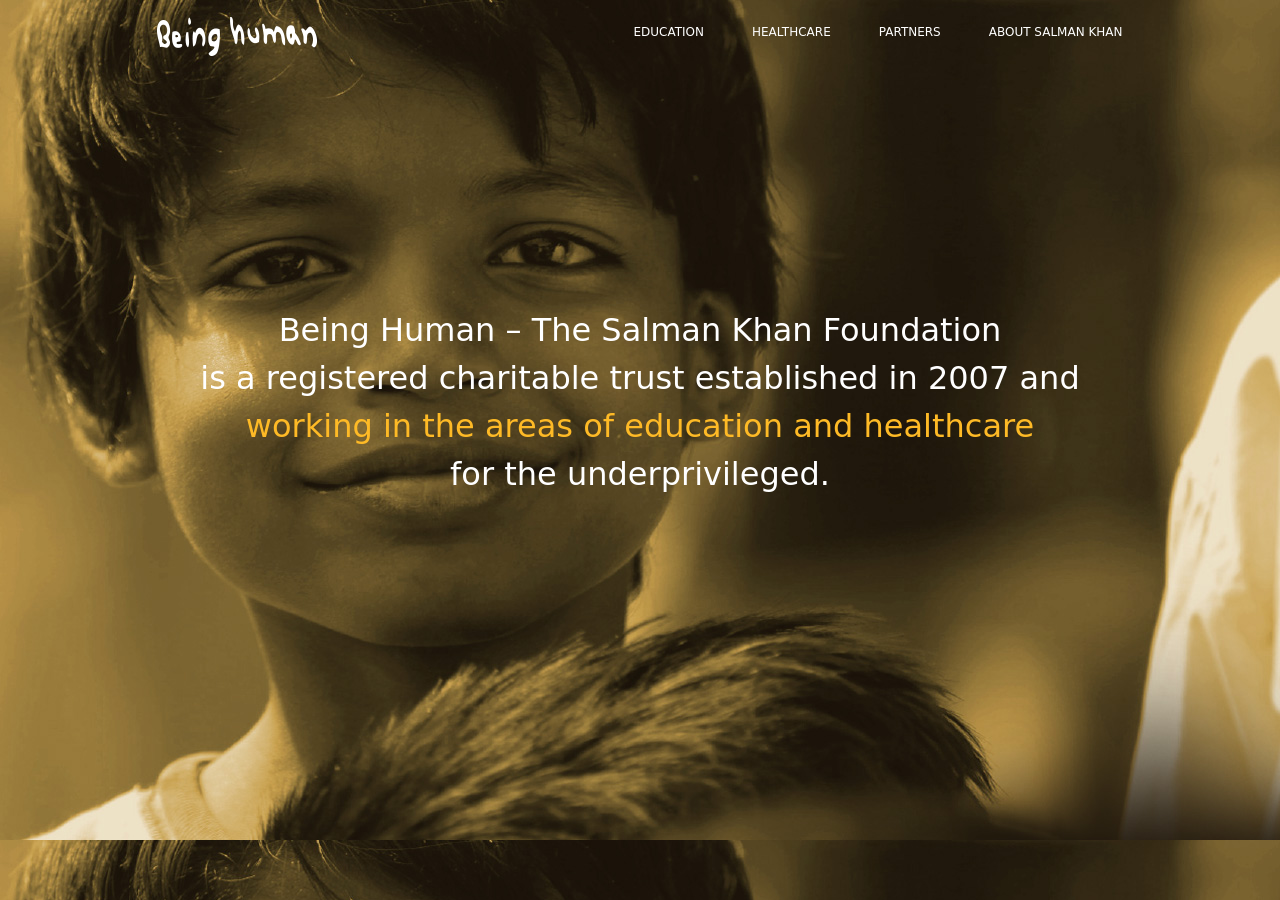
<file: beinghuman.html>
<!DOCTYPE html>
<html lang="en">

<head>
    <meta charset="UTF-8">
    <meta name="viewport" content="width=device-width, initial-scale=1.0">
    <title>BEING HUMAN FOUNDATION</title>
    <!-- bt css -->
    <link rel="stylesheet" href="https://cdn.jsdelivr.net/npm/bootstrap@5.3.7/dist/css/bootstrap.min.css" />
    <!-- bt js -->
    <link rel="stylesheet" href="https://cdn.jsdelivr.net/npm/bootstrap@5.3.7/dist/js/bootstrap.bundle.min.js" />
    <!-- bt script -->
    <script src="https://cdn.jsdelivr.net/npm/@popperjs/core@2.11.8/dist/umd/popper.min.js"
        integrity="sha384-I7E8VVD/ismYTF4hNIPjVp/Zjvgyol6VFvRkX/vR+Vc4jQkC+hVqc2pM8ODewa9r"
        crossorigin="anonymous"></script>
    <script src="https://cdn.jsdelivr.net/npm/bootstrap@5.3.7/dist/js/bootstrap.min.js"
        integrity="sha384-7qAoOXltbVP82dhxHAUje59V5r2YsVfBafyUDxEdApLPmcdhBPg1DKg1ERo0BZlK"
        crossorigin="anonymous"></script>
    <!-- css link -->
    <link rel="stylesheet" href="style.css">

</head>

<body>
    <section class="w-100">
        <div class="img-home">
            <nav class="d-flex py-3 align-items-center justify-content-around">
                <div class="nav-logo">
                    <a href="beinghuman.html"><img src="./images/nav,header/ptlogo.png" alt=""></a>
                </div>
                <div class="nav-links d-flex align-items-center justify-content-center gap-5">
                    <a href="education.html" class="text-decoration-none text-white">
                        <h4 style="font-size: 12px;" class="fw-light">EDUCATION</h4>
                    </a>
                    <a href="health.html" class="text-decoration-none text-white">
                        <h4 style="font-size: 12px;" class="fw-light">HEALTHCARE</h4>
                    </a>
                    <a href="partner.html" class="text-decoration-none text-white">
                        <h4 style="font-size: 12px;" class="fw-light">PARTNERS</h4>
                    </a>
                    <a href="salman.html" class="text-decoration-none text-white">
                        <h4 style="font-size: 12px;" class="fw-light">ABOUT SALMAN KHAN</h4>
                    </a>
                </div>
            </nav>
            <div class="center container d-flex w-100 h-75 align-items-center justify-content-center">
                <p class="fs-2 text-white text-center fw-light">
                    Being Human – The Salman Khan Foundation <br>
                    is a registered charitable trust established in 2007 and <br>
                    <span>
                     working in the areas of education and healthcare <br>
                    </span>
                    for the underprivileged.
                </p>
            </div>
</body>

</html>
</file>
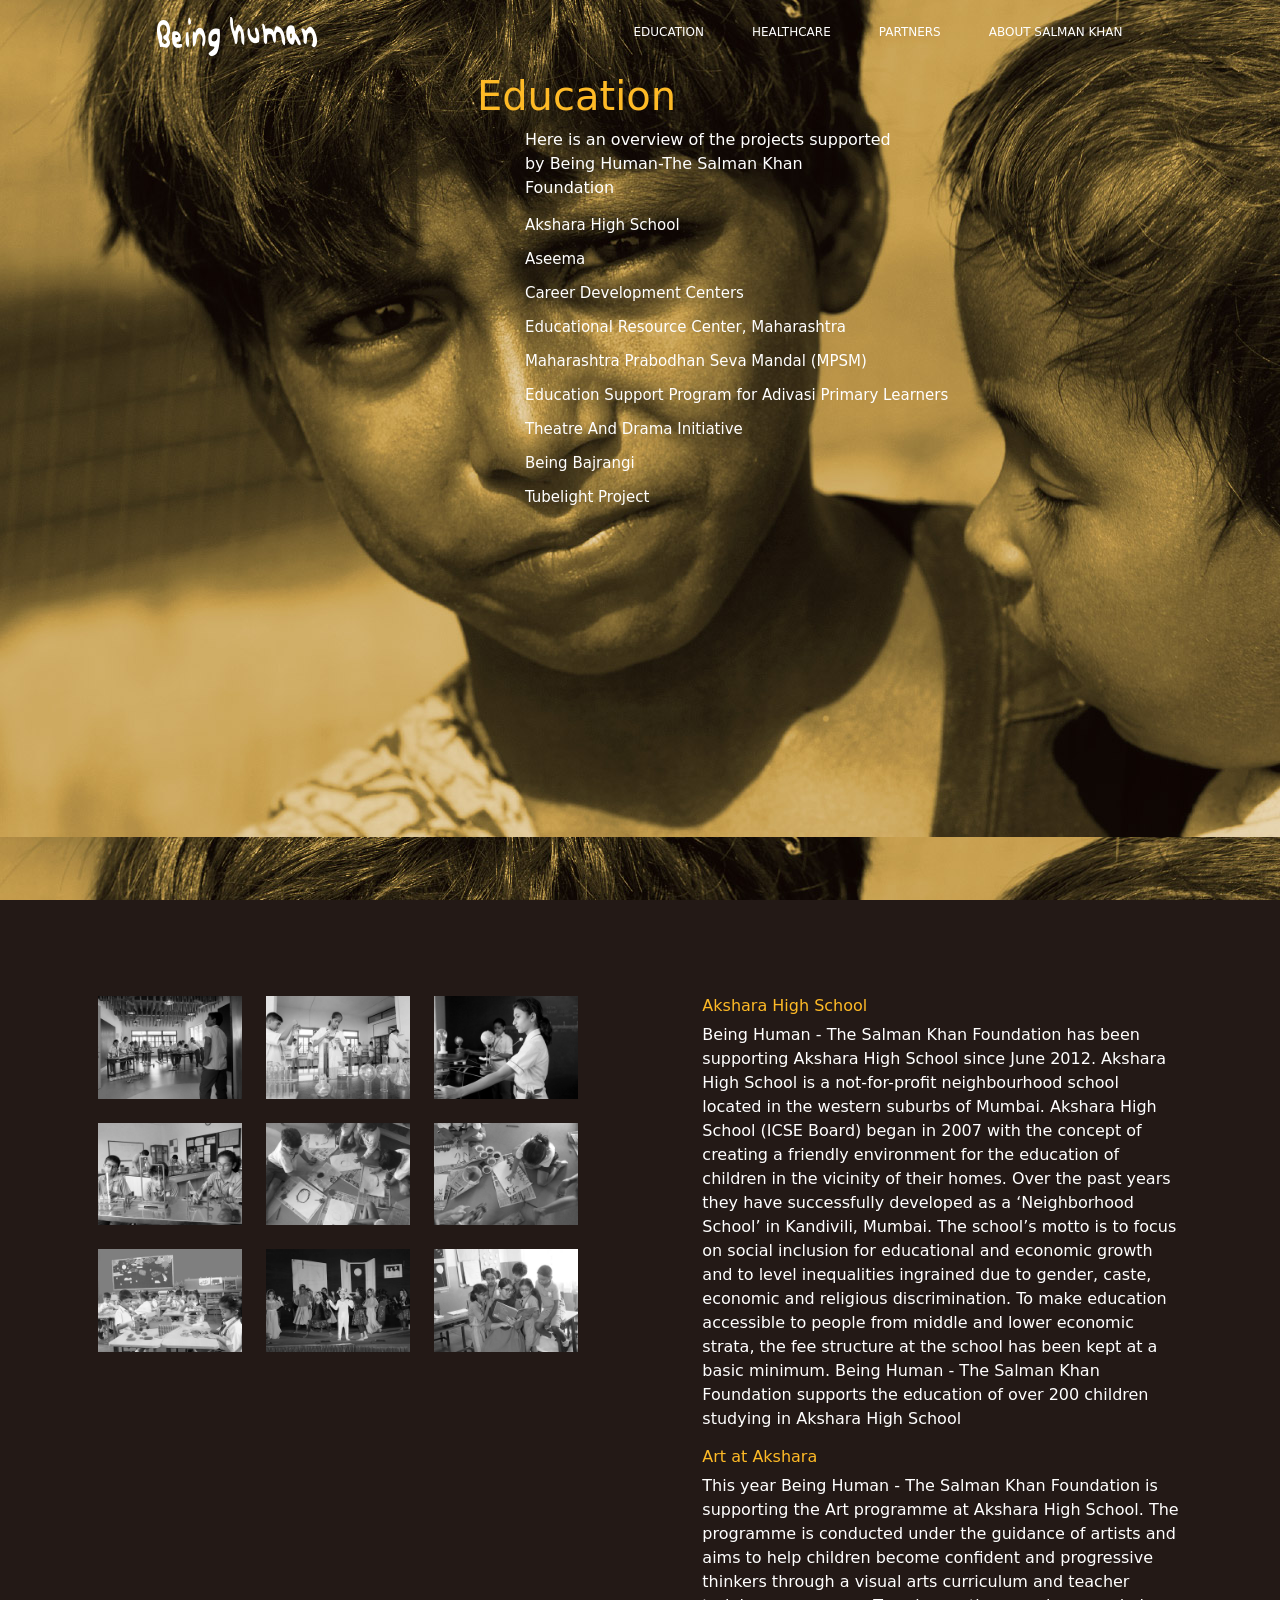
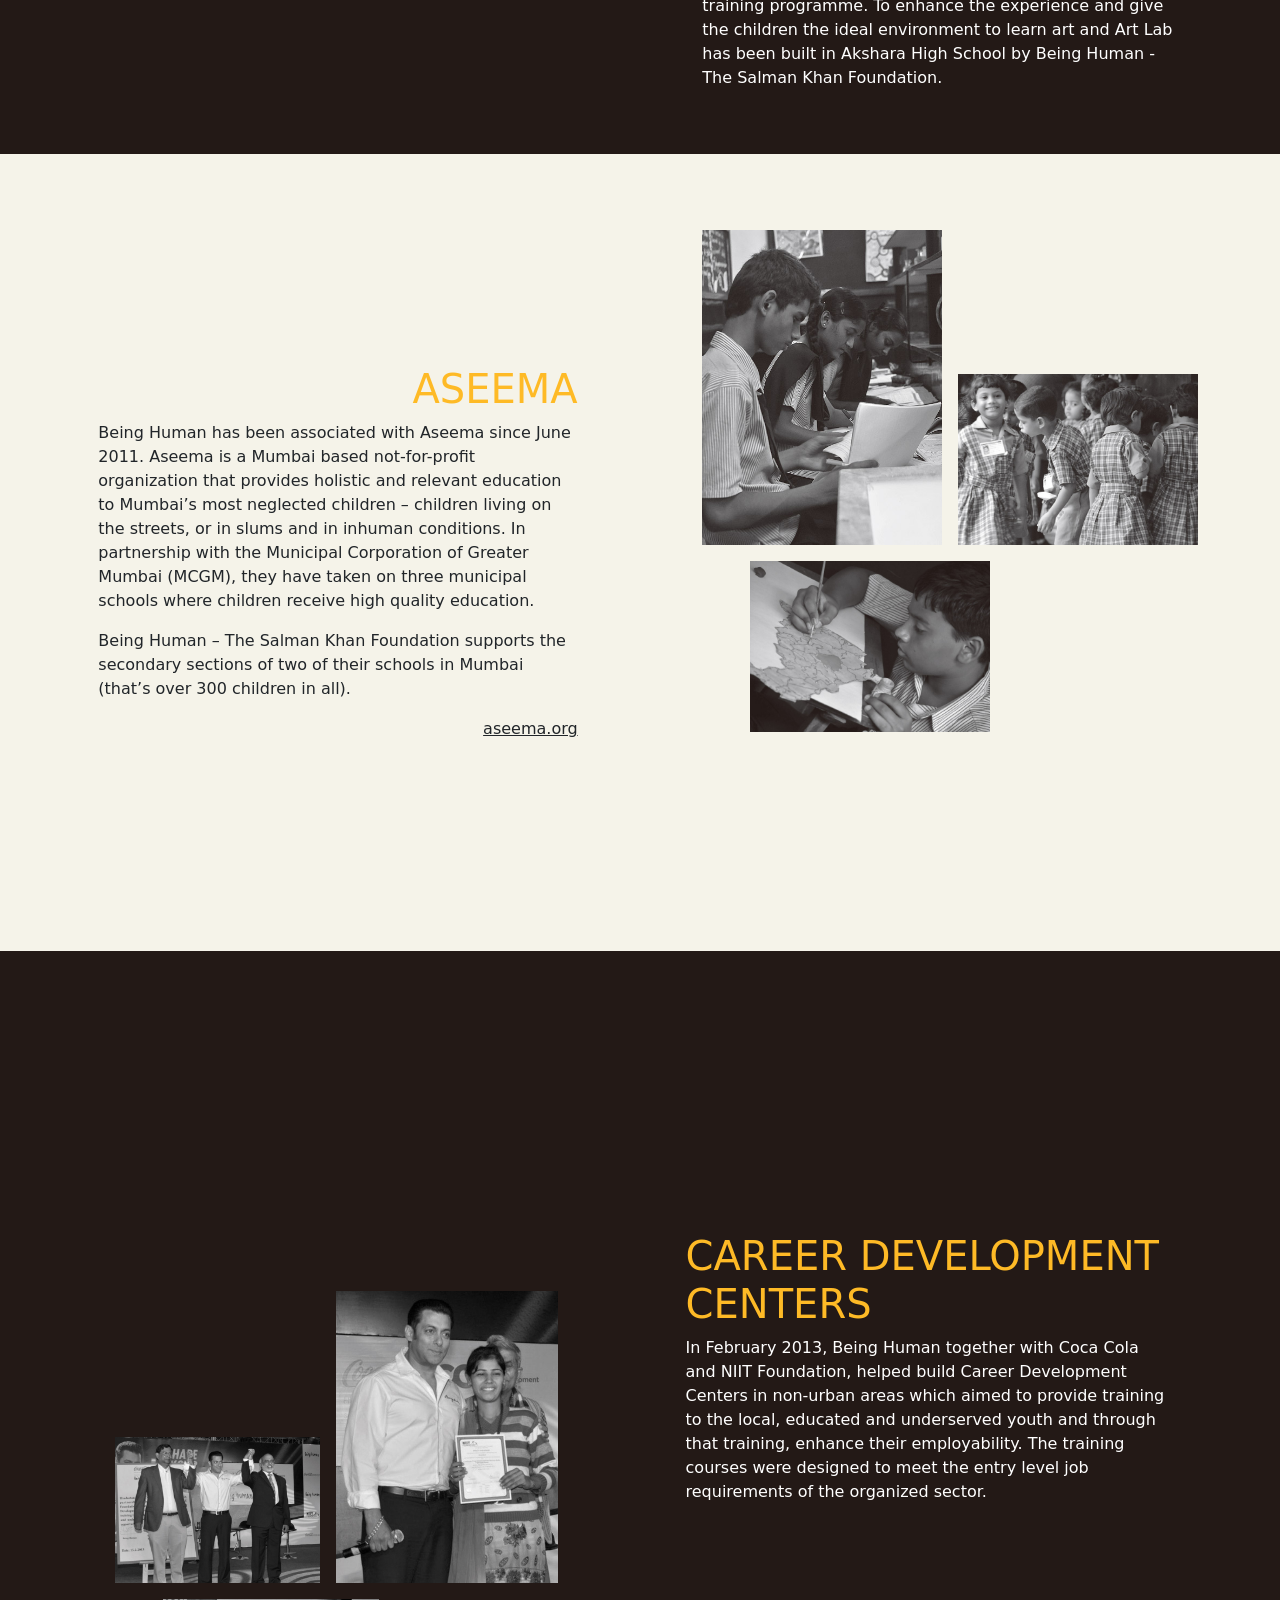
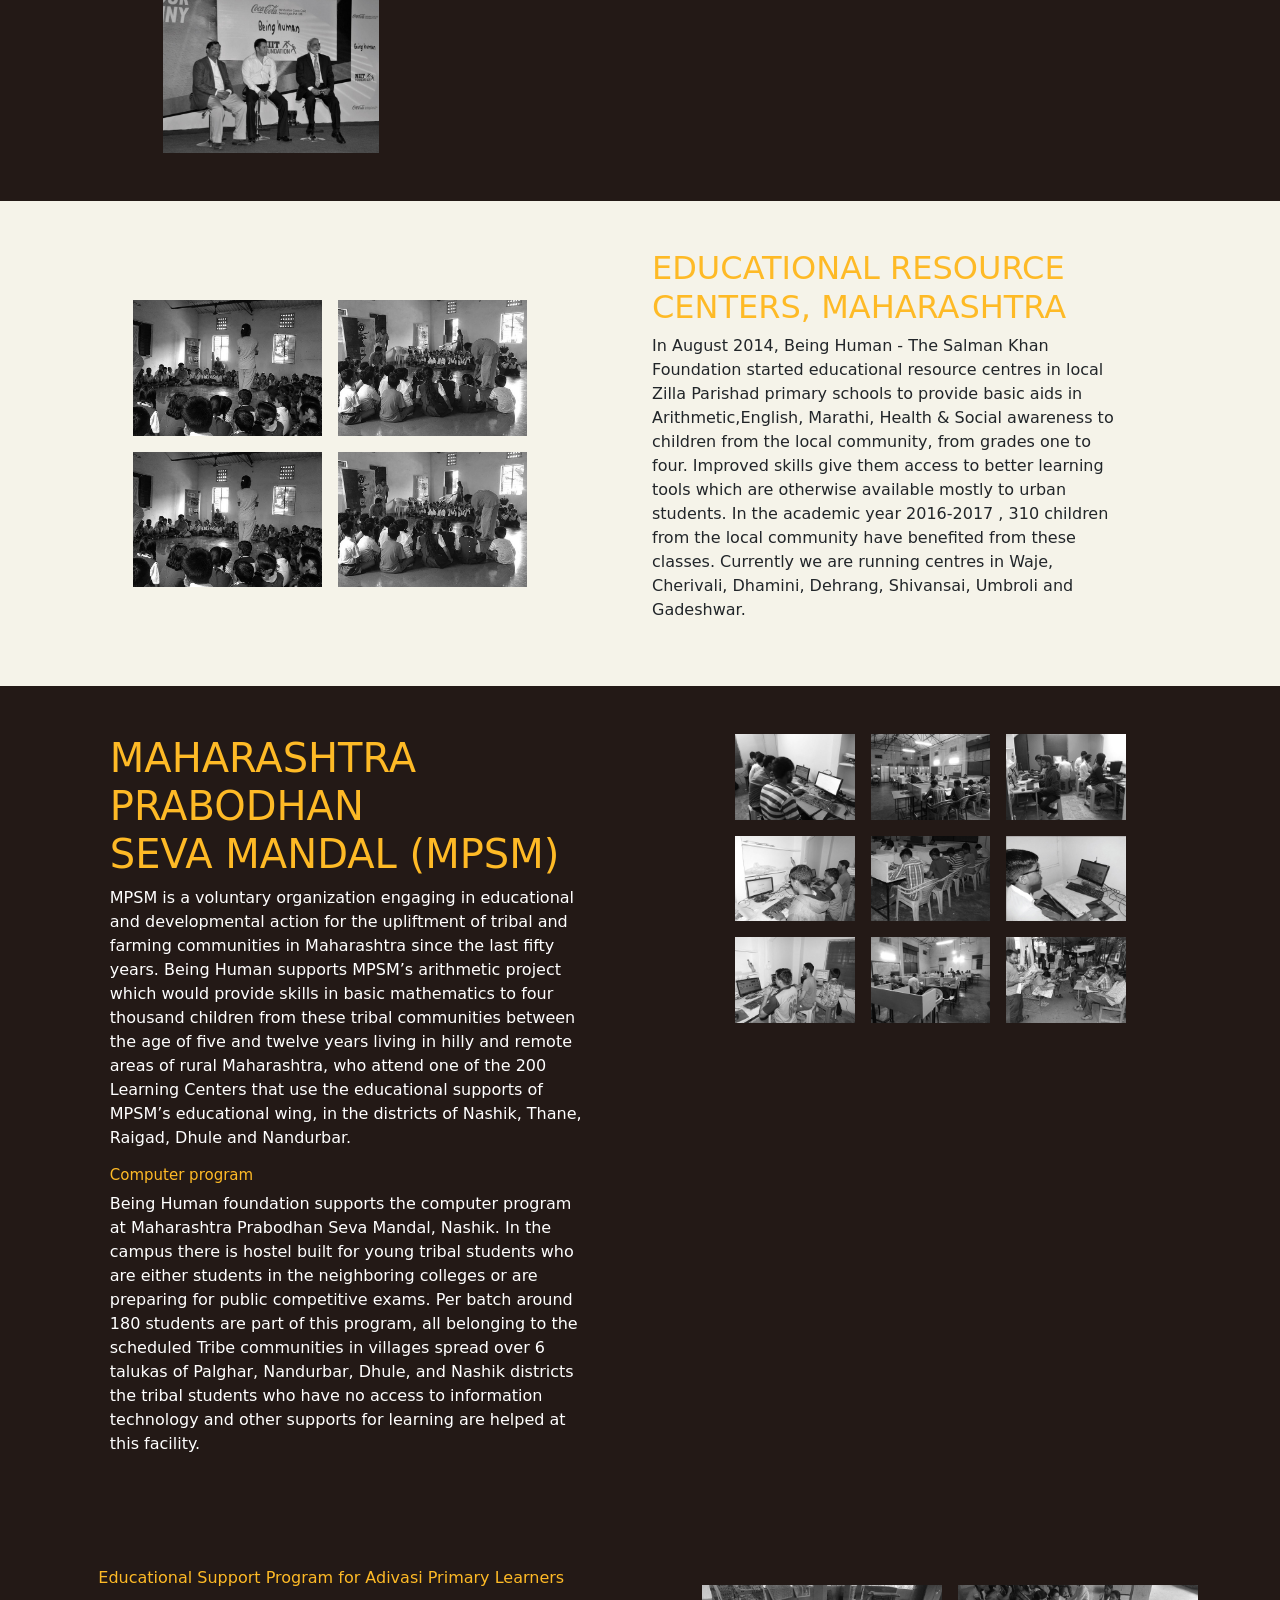
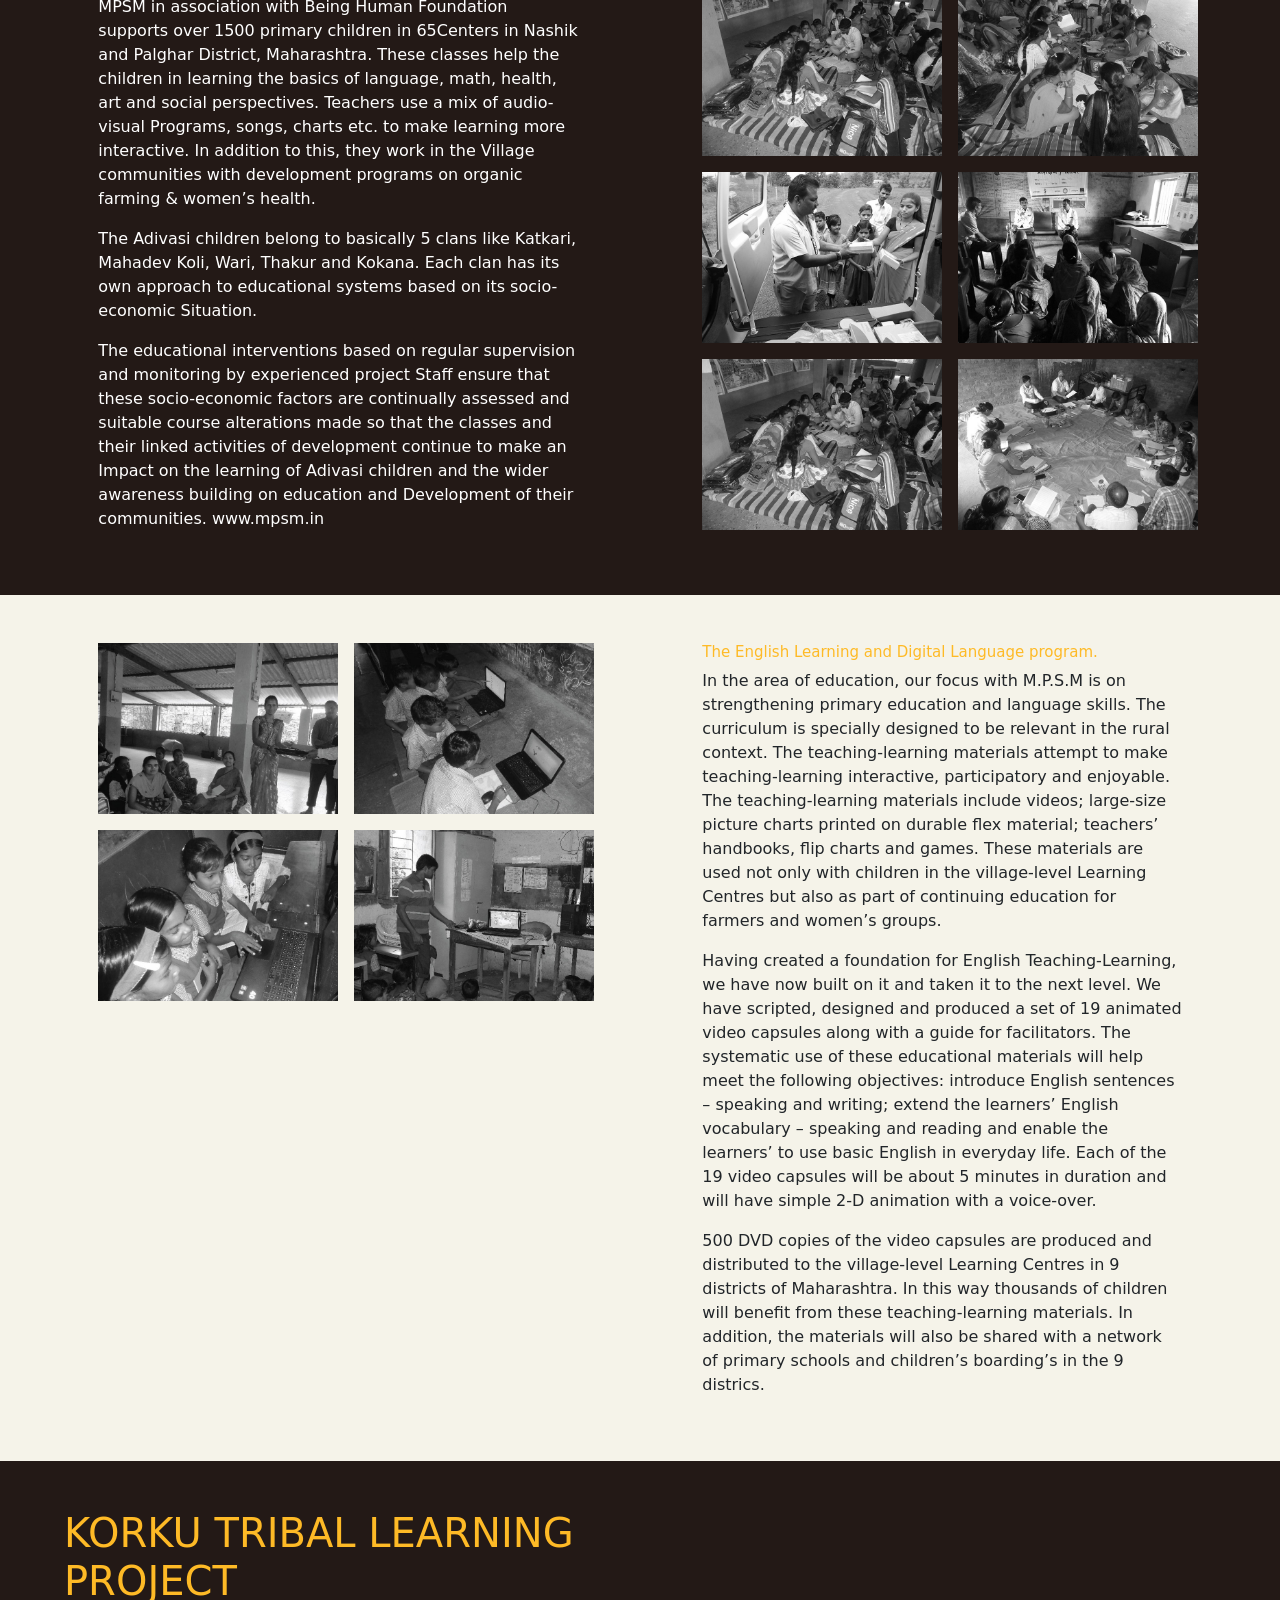
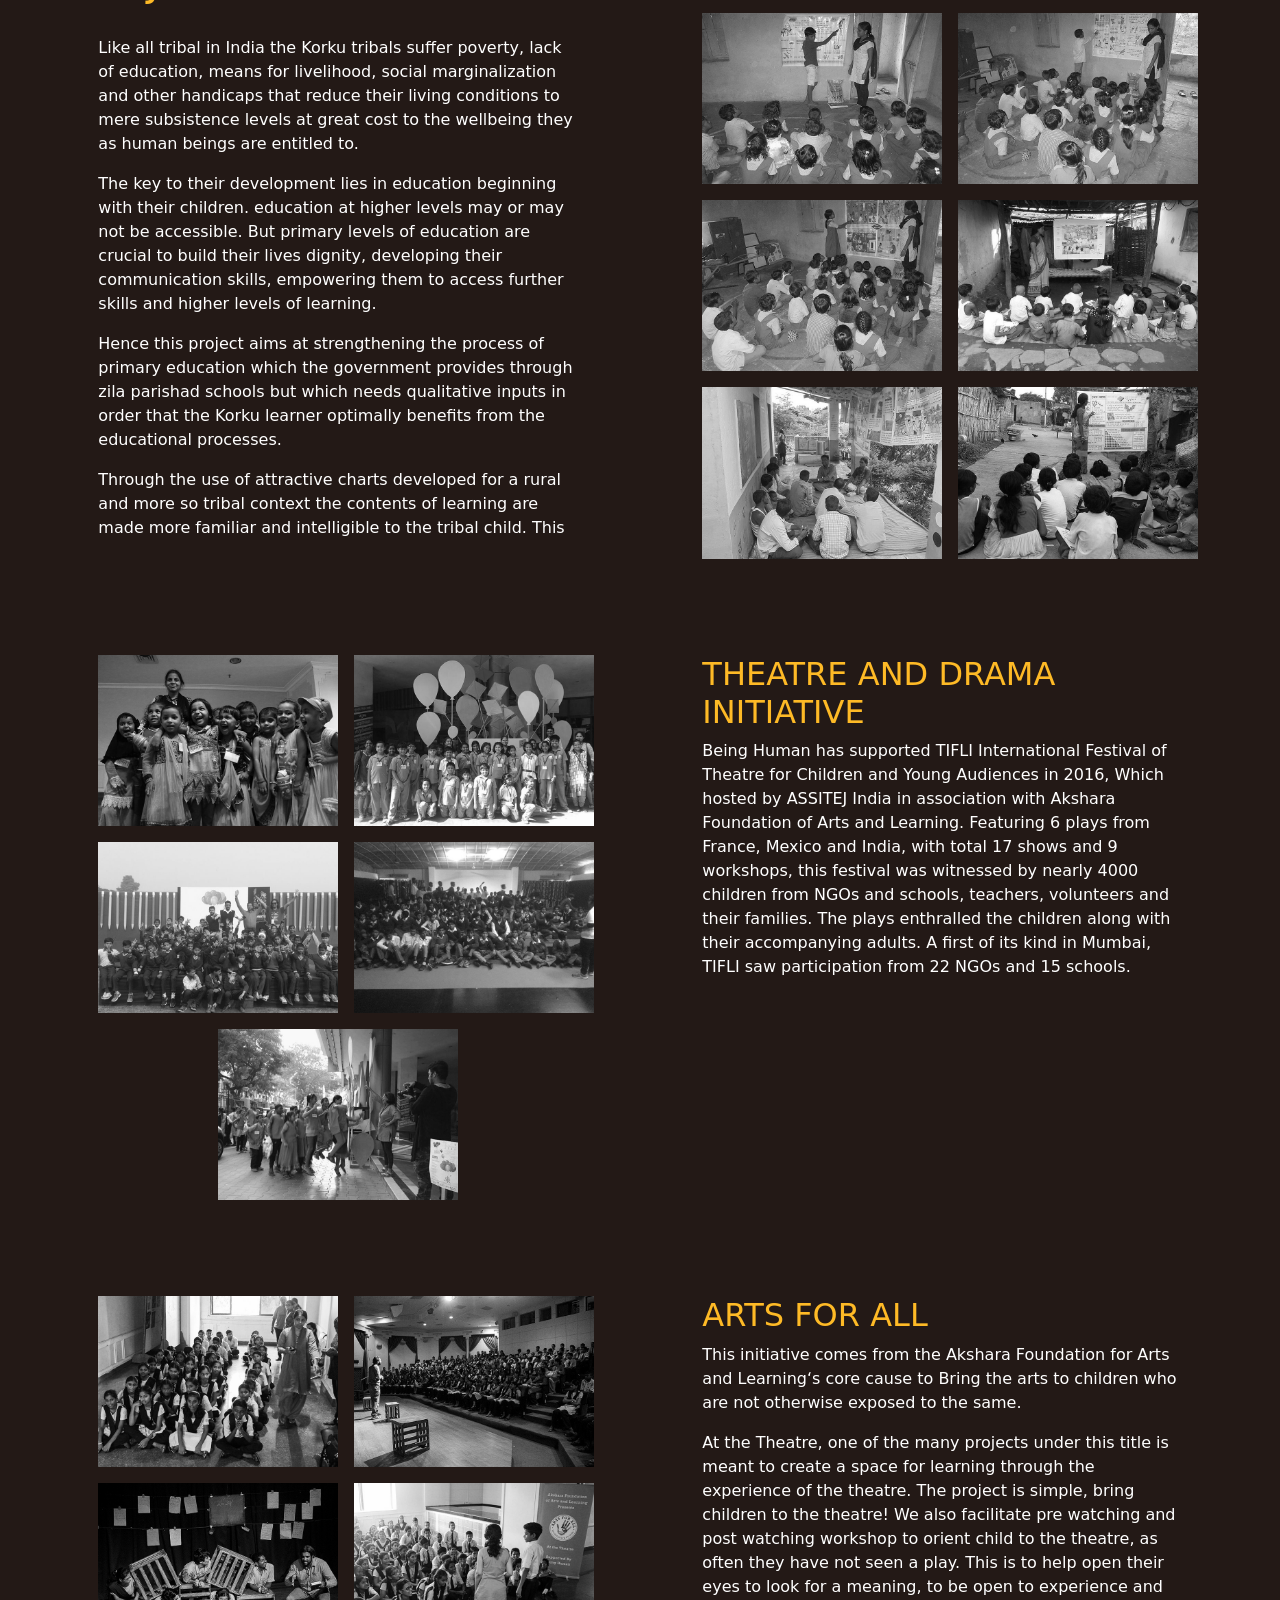
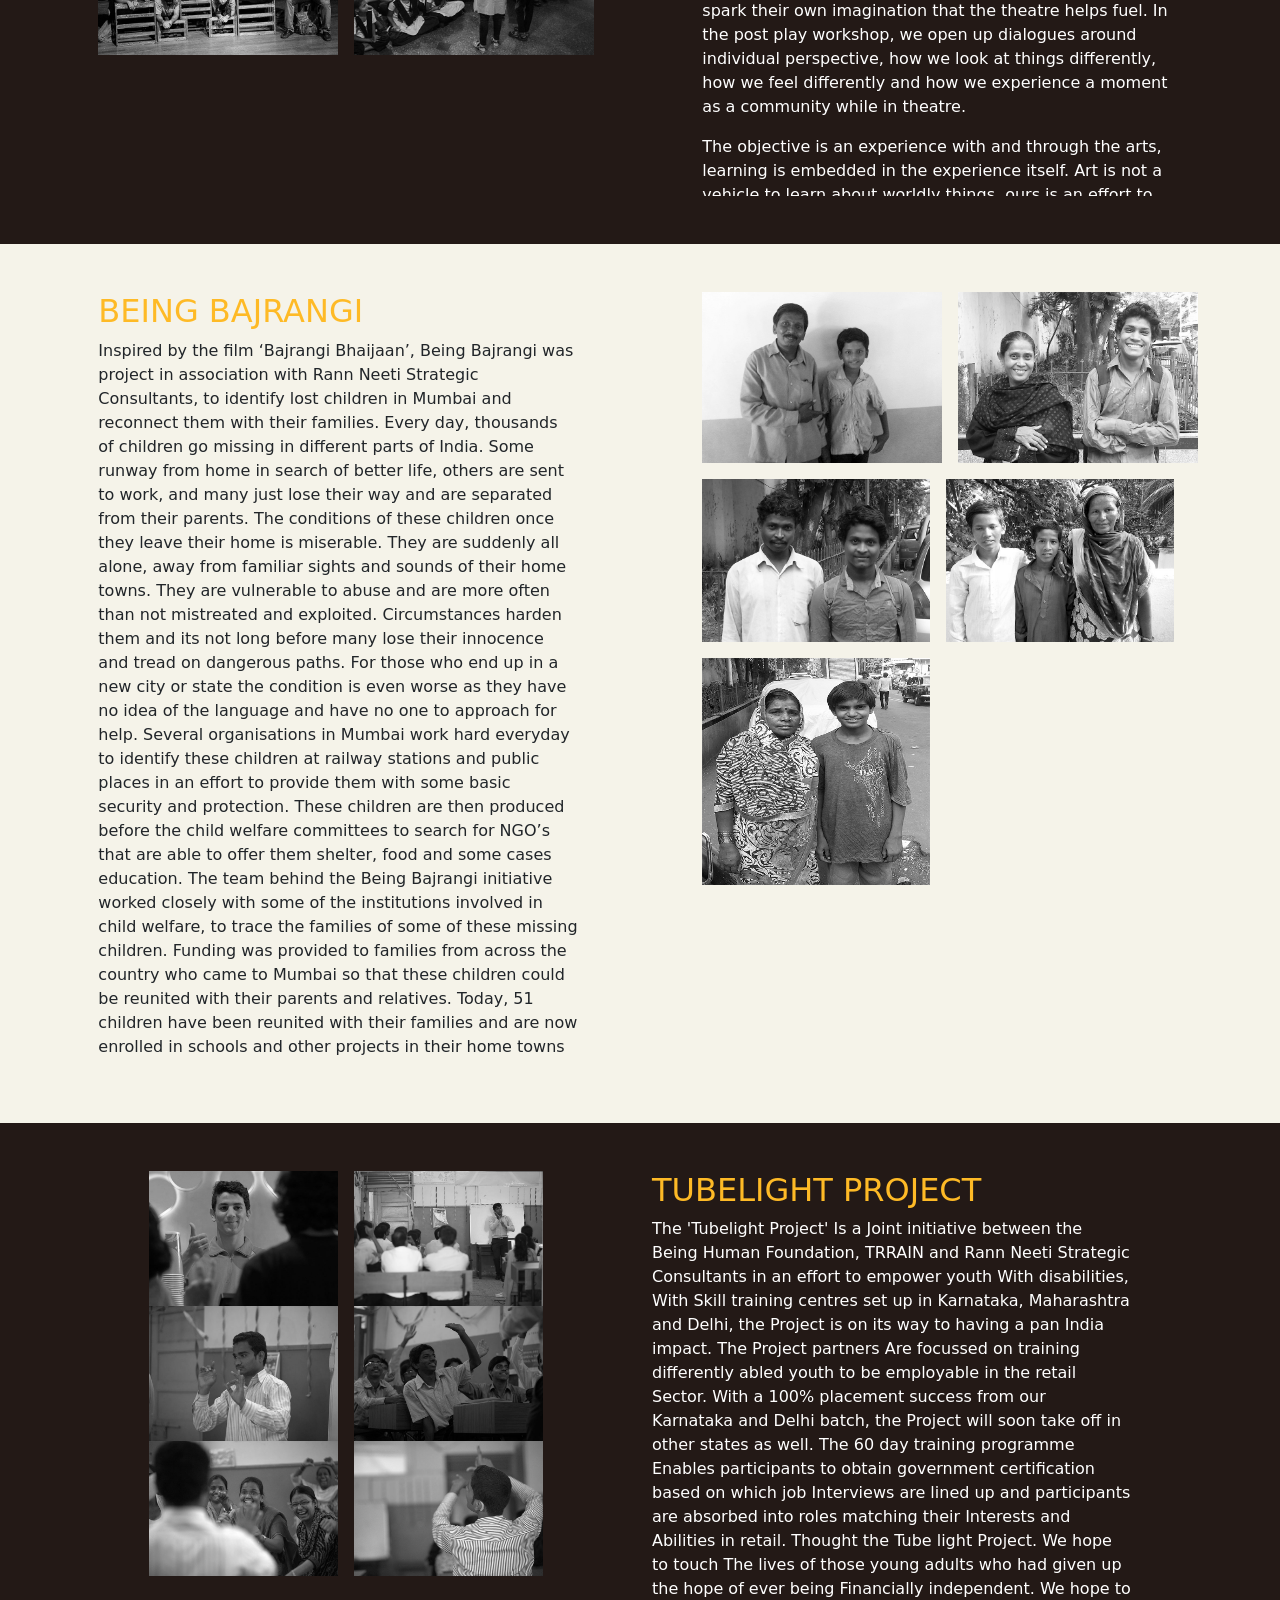
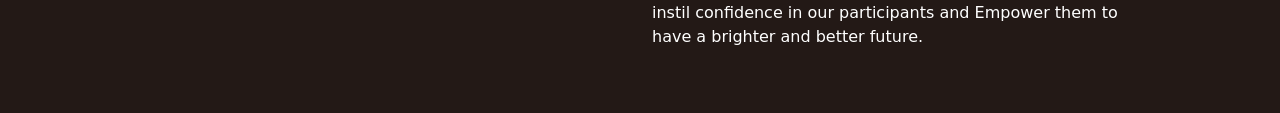
<file: education.html>
<!DOCTYPE html>
<html lang="en">

<head>
    <meta charset="UTF-8">
    <meta name="viewport" content="width=device-width, initial-scale=1.0">
    <title>BEING HUMAN FOUNDATION</title>
    <!-- bt css -->
    <link rel="stylesheet" href="https://cdn.jsdelivr.net/npm/bootstrap@5.3.7/dist/css/bootstrap.min.css" />
    <!-- bt js -->
    <link rel="stylesheet" href="https://cdn.jsdelivr.net/npm/bootstrap@5.3.7/dist/js/bootstrap.bundle.min.js" />
    <!-- bt script -->
    <script src="https://cdn.jsdelivr.net/npm/@popperjs/core@2.11.8/dist/umd/popper.min.js"
        integrity="sha384-I7E8VVD/ismYTF4hNIPjVp/Zjvgyol6VFvRkX/vR+Vc4jQkC+hVqc2pM8ODewa9r"
        crossorigin="anonymous"></script>
    <script src="https://cdn.jsdelivr.net/npm/bootstrap@5.3.7/dist/js/bootstrap.min.js"
        integrity="sha384-7qAoOXltbVP82dhxHAUje59V5r2YsVfBafyUDxEdApLPmcdhBPg1DKg1ERo0BZlK"
        crossorigin="anonymous"></script>
    <!-- css link -->
    <link rel="stylesheet" href="style.css">
</head> 

<body>

    <section class="w-100">
        <div class="img">
            <nav class="d-flex py-3 align-items-center justify-content-around">
                <div class="nav-logo">
                    <a href="index.html"><img src="./images/nav,header/ptlogo.png" alt=""></a>
                </div>
                <div class="nav-links d-flex align-items-center justify-content-center gap-5">
                    <a href="education.html" class="text-decoration-none text-white">
                        <h4 style="font-size: 12px;" class="fw-light">EDUCATION</h4>
                    </a>
                    <a href="health.html" class="text-decoration-none text-white">
                        <h4 style="font-size: 12px;" class="fw-light">HEALTHCARE</h4>
                    </a>
                    <a href="partner.html" class="text-decoration-none text-white">
                        <h4 style="font-size: 12px;" class="fw-light">PARTNERS</h4>
                    </a>
                    <a href="salman.html" class="text-decoration-none text-white">
                        <h4 style="font-size: 12px;" class="fw-light">ABOUT SALMAN KHAN</h4>
                    </a>
                </div>
            </nav>
            <div class="center container-fluid d-flex align-items-center justify-content-end">
                <div id="right  ">
                    <h1 style="color: #FEBA26; font-weight: 400;">Education</h1>
                    <div class="ms-5">
                        <p class="w-50 text-white">Here is an overview of the projects supported by
                            Being Human-The Salman Khan Foundation</p>
                        <div class="nav-links d-flex flex-column gap-2 mt-lg-3">
                            <a href="#akasha" class="text-decoration-none text-white ">
                                <h4 style="font-size: 15px;">Akshara High School</h4>
                            </a>
                            <a href="#aseema" class="text-decoration-none text-white ">
                                <h4 style="font-size: 15px;">Aseema</h4>
                            </a>
                            <a href="#career" class="text-decoration-none text-white ">
                                <h4 style="font-size: 15px;">Career Development Centers</h4>
                            </a>
                            <a href="#educational" class="text-decoration-none text-white ">
                                <h4 style="font-size: 15px;">Educational Resource Center, Maharashtra</h4>
                            </a>
                            <a href="#maharastra" class="text-decoration-none text-white ">
                                <h4 style="font-size: 15px;">Maharashtra Prabodhan Seva Mandal (MPSM)</h4>
                            </a>
                            <a href="" class="text-decoration-none text-white ">
                                <h4 style="font-size: 15px;">Education Support Program for Adivasi Primary Learners</h4>
                            </a>
                            <a href="" class="text-decoration-none text-white ">
                                <h4 style="font-size: 15px;">Theatre And Drama Initiative</h4>
                            </a>
                            <a href="" class="text-decoration-none text-white ">
                                <h4 style="font-size: 15px;">Being Bajrangi</h4>
                            </a>
                            <a href="" class="text-decoration-none text-white ">
                                <h4 style="font-size: 15px;">Tubelight Project</h4>
                            </a>
                        </div>
                    </div>
                </div>
            </div>
        </div>
    </section>
    <section id="akasha" class="p-5  container-fluid " style="background-color: #231916;">
        <div class="row d-flex align-items-start justify-content-around mt-5">
            <div class="col-lg-5 ">
                <div class="row d-flex">
                    <div class="col">
                        <img src="./images/education/sec1(1).jpg" alt="" class="img-fluid">
                    </div>
                    <div class="col">
                        <img src="./images/education/sec1(2).jpg" alt="" class="img-fluid">
                    </div>
                    <div class="col">
                        <img src="./images/education/sec1(3).jpg" alt="" class="img-fluid">
                    </div>
                </div>
                <div class="row d-flex mt-4">
                    <div class="col">
                        <img src="./images/education/sec2(1).jpg" alt="" class="img-fluid">
                    </div>
                    <div class="col">
                        <img src="./images/education/ed_58_big.jpg" alt="" class="img-fluid">
                    </div>
                    <div class="col">
                        <img src="./images/education/sec2(3).jpg" alt="" class="img-fluid">
                    </div>
                </div>
                <div class="row d-flex mt-4">
                    <div class="col">
                        <img src="./images/education/sec3(1).jpg" alt="" class="img-fluid">
                    </div>
                    <div class="col">
                        <img src="./images/education/sec3(2).jpg" alt="" class="img-fluid">
                    </div>
                    <div class="col">
                        <img src="./images/education/sec3(3).jpg" alt="" class="img-fluid">
                    </div>
                </div>
            </div>
            <div class="col-lg-5 ">
                <div class="row d-flex flex-column " style="max-height: 800px;overflow-y: auto;">
                    <div class="col">
                        <h6 style=" color: #FEBA26;">Akshara High School</h6>
                        <p class="text-white">Being Human - The Salman Khan Foundation has been supporting Akshara High
                            School since June 2012. Akshara High School is a not-for-profit neighbourhood school located
                            in the western suburbs of Mumbai.
                            Akshara High School (ICSE Board) began in 2007 with the concept of creating a friendly
                            environment for the education of children in the vicinity of their homes. Over the past
                            years they have successfully developed as a ‘Neighborhood School’ in Kandivili, Mumbai. The
                            school’s motto is to focus on social inclusion for educational and economic growth and to
                            level inequalities ingrained due to gender, caste, economic and religious discrimination. To
                            make education accessible to people from middle and lower economic strata, the fee structure
                            at the school has been kept at a basic minimum.
                            Being Human - The Salman Khan Foundation supports the education of over 200 children
                            studying in Akshara High School</p>
                    </div>
                    <div class="col">
                        <h6 style=" color: #FEBA26;">Art at Akshara</h6>
                        <p class="text-white">This year Being Human - The Salman Khan Foundation is supporting the Art
                            programme at Akshara
                            High School. The programme is conducted under the guidance of artists and aims to help
                            children become confident and progressive thinkers through a visual arts curriculum and
                            teacher training programme.
                            To enhance the experience and give the children the ideal environment to learn art and Art
                            Lab has been built in Akshara High School by Being Human - The Salman Khan Foundation.</p>
                    </div>
                    <div class="col">
                        <h6 style=" color: #FEBA26;">Agastya at Akshara</h6>
                        <p class="text-white">With an aim to spark curiosity, nurture creativity and build confidence
                            among economically
                            disadvantaged children, Akshara High School in collaboration with the renowned Agastya
                            Foundation has set up a unique Science Centre. This is the first of its kind Science Centre
                            in the city of Mumbai. Children will get to perform experiments, learn to make simple models
                            with easily available low-cost materials and participate in team-based projects. Agastya at
                            Akshara will be open to all children from State Board schools and aims to reach 4000
                            children in its first year. Being Human - The Salman Khan Foundation is supporting Agastya
                            at Akshara since its inception in October 2017.
                            aksharaschool.org</p>
                    </div>
                </div>
            </div>
        </div>
        </div>
    </section>
    <section id="aseema" class="p-5 container-fluid" style="background-color: #F5F3E9;">
        <div class="row d-flex align-items-center justify-content-around">
            <div class="col-lg-5 d-flex flex-column align-items-end">
                <h1 style="color: #FEBA26;text-align: start !important;" class="fw-normal">ASEEMA</h1>
                <p class="w-100">Being Human has been associated with Aseema since June 2011. Aseema is a Mumbai based
                    not-for-profit
                    organization that provides holistic and relevant education to Mumbai’s most neglected children –
                    children living on the streets, or in slums and in inhuman conditions. In partnership with the
                    Municipal Corporation of Greater Mumbai (MCGM), they have taken on three municipal schools where
                    children receive high quality education.
                </p>
                <p class="w-100">Being Human – The Salman Khan Foundation supports the secondary sections of two of
                    their schools in Mumbai (that’s over 300 children in all).</p>
                <a href="https://aseema.org/" class=" text-dark">aseema.org</a>
            </div>
            <div class="col-lg-5 d-flex flex-column gap-3">
                <div class="row ">
                    <div class="col d-flex align-items-end gap-3">
                        <img src="./images/education/sec4(1).jpg" alt="" class="img-fluid w-50">
                        <img src="./images/education/sec4(2).jpg" alt="" class="img-fluid h-50">
                    </div>
                </div>
                <div class="row">
                    <div class="col">
                        <img src="./images/education/sec4(3).jpg" alt="" class="img-fluid h-50 ms-5">
                    </div>
                </div>
            </div>
        </div>
    </section>
    <section id="career" class="p-5 container-fluid" style="background-color: #231916;">
        <div class="row d-flex align-items-center justify-content-evenly">
            <div class="col-lg-5">
                <div class="row ">
                    <div class="col d-flex align-items-end gap-3">
                        <img src="./images/education/sec5(1).jpg" alt="" class="img-fluid  h-25">
                        <img src="./images/education/sec5(2).jpg" alt="" class="img-fluid h-50">
                    </div>
                </div>
                <div class="row mt-3">
                    <div class="col d-flex ms-5">
                        <img src="./images/education/sec5(3).jpg" alt="" class="img-fluid w-50">
                    </div>
                </div>
            </div>
            <div class="col-lg-5">
                <h1 style="color: #FEBA26;" class="fw-normal">CAREER DEVELOPMENT <br> CENTERS</h1>
                <p class="text-white">In February 2013, Being Human together with Coca Cola and NIIT Foundation, helped
                    build Career
                    Development Centers in non-urban areas which aimed to provide training to the local, educated and
                    underserved youth and through that training, enhance their employability. The training courses were
                    designed to meet the entry level job requirements of the organized sector.</p>
            </div>
        </div>
        </div>
    </section>
    <section id="educational" class="p-5 container-fluid" style="background-color: #F5F3E9;">
        <div class="d-flex align-items-center justify-content-center">
            <div class="row d-flex align-items-center justify-content-evenly">
                <div class="col-lg-4 d-flex flex-column gap-3  justify-content-center align-items-center">
                    <div class="row">
                        <div class="col d-flex justify-content-end gap-3">
                            <img src="./images/education/sec6(1).jpg" alt="" class="img-fluid w-50">
                            <img src="./images/education/sec6(2).jpg" alt="" class="img-fluid w-50">
                        </div>
                    </div>
                    <div class="row">
                        <div class="col d-flex justify-content-end gap-3">
                            <img src="./images/education/sec6(1).jpg" alt="" class="img-fluid w-50">
                            <img src="./images/education/sec6(2).jpg" alt="" class="img-fluid w-50">
                        </div>
                    </div>
                </div>
                <div class="col-lg-5">
                    <h1 class="fs-2" style="color: #FEBA26;">EDUCATIONAL RESOURCE <br> CENTERS, MAHARASHTRA</h1>
                    <p>In August 2014, Being Human - The Salman Khan Foundation started educational resource centres in
                        local Zilla Parishad primary schools to provide basic aids in Arithmetic,English, Marathi,
                        Health & Social awareness to children from the local community, from grades one to four.
                        Improved skills give them access to better learning tools which are otherwise available mostly
                        to urban students. In the academic year 2016-2017 , 310 children from the local community have
                        benefited from these classes. Currently we are running centres in Waje, Cherivali, Dhamini,
                        Dehrang, Shivansai, Umbroli and Gadeshwar.</p>
                </div>
            </div>
        </div>
    </section>
    <section id="maharastra" class="p-5 container-fluid" style="background-color: #231916;">
        <div class="row d-flex gap-3 align-content-around justify-content-evenly">
            <div class="col-lg-5">
                <h1 class="fw-normal" style="color: #FEBA26;">MAHARASHTRA PRABODHAN <br> SEVA MANDAL (MPSM)</h1>
                <p class="text-white ">MPSM is a voluntary organization engaging in educational and developmental action
                    for the upliftment
                    of tribal and farming communities in Maharashtra since the last fifty years. Being Human supports
                    MPSM’s arithmetic project which would provide skills in basic mathematics to four thousand children
                    from these tribal communities between the age of five and twelve years living in hilly and remote
                    areas of rural Maharashtra, who attend one of the 200 Learning Centers that use the educational
                    supports of MPSM’s educational wing, in the districts of Nashik, Thane, Raigad, Dhule and Nandurbar.
                </p>
                <h5 style="font-size: 15px;color: #FEBA26;">Computer program</h5>
                <p class="text-white">Being Human foundation supports the computer program at Maharashtra Prabodhan Seva
                    Mandal, Nashik. In
                    the campus there is hostel built for young tribal students who are either students in the
                    neighboring colleges or are preparing for public competitive exams. Per batch around 180 students
                    are part of this program, all belonging to the scheduled Tribe communities in villages spread over 6
                    talukas of Palghar, Nandurbar, Dhule, and Nashik districts the tribal students who have no access to
                    information technology and other supports for learning are helped at this facility.</p>
            </div>
            <div class="col-lg-5 d-flex flex-column gap-3">
                <div class="row">
                    <div class="col d-flex align-items-center justify-content-center gap-3">
                        <img src="./images/education/sec7(1).jpg" alt="" class="img-fluid w-25">
                        <img src="./images/education/sec7(2).jpg" alt="" class="img-fluid w-25">
                        <img src="./images/education/sec7(3).jpg" alt="" class="img-fluid w-25">
                    </div>
                </div>
                <div class="row">
                    <div class="col d-flex align-items-center justify-content-center gap-3">
                        <img src="./images/education/sec7(4).jpg" alt="" class="img-fluid w-25">
                        <img src="./images/education/sec75).jpg" alt="" class="img-fluid w-25">
                        <img src="./images/education/sec76).jpg" alt="" class="img-fluid w-25">
                    </div>
                </div>
                <div class="row">
                    <div class="col d-flex align-items-center justify-content-center gap-3">
                        <img src="./images/education/sec77).jpg" alt="" class="img-fluid w-25">
                        <img src="./images/education/sec78).jpg" alt="" class="img-fluid w-25">
                        <img src="./images/education/sec79).jpg" alt="" class="img-fluid w-25">
                    </div>
                </div>
            </div>
        </div>
    </section>
    <section id="leader" class="p-5 container-fluid" style="background-color: #231916;">
        <div class="row d-flex align-items-center justify-content-around">
            <div class="col-lg-5">
                <h6 style="color:   #FEBA26;">Educational Support Program for Adivasi Primary Learners</h6>
                <p class="text-white">
                    MPSM in association with Being Human Foundation supports over 1500 primary children in 65Centers in
                    Nashik and Palghar District, Maharashtra. These classes help the children in learning the basics of
                    language, math, health, art and social perspectives. Teachers use a mix of audio-visual Programs,
                    songs, charts etc. to make learning more interactive. In addition to this, they work in the Village
                    communities with development programs on organic farming & women’s health.
                </p>
                <p class="text-white">The Adivasi children belong to basically 5 clans like Katkari, Mahadev Koli, Wari,
                    Thakur and Kokana.
                    Each clan has its own approach to educational systems based on its socio-economic Situation.</p>
                <p class="text-white">The educational interventions based on regular supervision and monitoring by
                    experienced project Staff ensure that these socio-economic factors are continually assessed and
                    suitable course alterations made so that the classes and their linked activities of development
                    continue to make an Impact on the learning of Adivasi children and the wider awareness building on
                    education and Development of their communities.
                    www.mpsm.in</p>
            </div>
            <div class="col-lg-5">
                <div class="row">
                    <div class="col d-flex gap-3">
                        <img src="./images/education/sec8(1).jpg" alt="" class="img-fluid w-50">
                        <img src="./images/education/sec8(2).jpg" alt="" class="img-fluid w-50">
                    </div>
                </div>
                <div class="row mt-3">
                    <div class="col d-flex gap-3">
                        <img src="./images/education/sec8(3).jpg" alt="" class="img-fluid w-50">
                        <img src="./images/education/sec8(4).jpg" alt="" class="img-fluid w-50">
                    </div>
                </div>
                <div class="row mt-3">
                    <div class="col d-flex gap-3">
                        <img src="./images/education/sec8(1).jpg" alt="" class="img-fluid w-50">
                        <img src="./images/education/sec8(6).jpg" alt="" class="img-fluid w-50">
                    </div>
                </div>
            </div>
        </div>
    </section>
    <section id="" class="p-5 container-fluid " style="background-color: #F5F3E9;">
        <div class="row d-flex align-items-start justify-content-around">
            <div class="col-lg-5 d-flex flex-column gap-3 ">
                <div class="row ">
                    <div class="col d-flex align-items-center gap-3">
                        <img src="./images/education/sec9(1).jpg" alt="" class="img-fluid w-50">
                        <img src="./images/education\/sec9(2).jpg" alt="" class="img-fluid w-50">
                    </div>
                </div>
                <div class="row">
                    <div class="col d-flex align-items-center gap-3">
                        <img src="./images/education/sec9(3).jpg" alt="" class="img-fluid w-50">
                        <img src="./images/education/sec9(4).jpg" alt="" class="img-fluid w-50">
                    </div>
                </div>
            </div>
            <div class="col-lg-5">
                <h1 class="" style="font-size: 15px; color: #FEBA26;">The English Learning and Digital Language program.
                </h1>
                <p class="text-dark">In the area of education, our focus with M.P.S.M is on strengthening primary
                    education and language
                    skills. The curriculum is specially designed to be relevant in the rural context. The
                    teaching-learning materials attempt to make teaching-learning interactive, participatory and
                    enjoyable. The teaching-learning materials include videos; large-size picture charts printed on
                    durable flex material; teachers’ handbooks, flip charts and games. These materials are used not only
                    with children in the village-level Learning Centres but also as part of continuing education for
                    farmers and women’s groups.</p>
                <p>Having created a foundation for English Teaching-Learning, we have now built on it and taken it to
                    the next level. We have scripted, designed and produced a set of 19 animated video capsules along
                    with a guide for facilitators. The systematic use of these educational materials will help meet the
                    following objectives: introduce English sentences – speaking and writing; extend the learners’
                    English vocabulary – speaking and reading and enable the learners’ to use basic English in everyday
                    life. Each of the 19 video capsules will be about 5 minutes in duration and will have simple 2-D
                    animation with a voice-over.</p>
                <p>
                    500 DVD copies of the video capsules are produced and distributed to the village-level Learning
                    Centres in 9 districts of Maharashtra. In this way thousands of children will benefit from these
                    teaching-learning materials. In addition, the materials will also be shared with a network of
                    primary schools and children’s boarding’s in the 9 districs.</p>
            </div>
        </div>
    </section>
    <section class="p-5 container-fluid" style="background-color: #231916;">
        <div class="row d-flex align-items-center justify-content-around">
            <h1 class="fs-1 ms-3" style="color: #FEBA26;">KORKU TRIBAL LEARNING <br> PROJECT</h1>
            <div class="col-lg-5" style="max-height: 500px;overflow-y: auto;">
                <p class="text-white">
                    Like all tribal in India the Korku tribals suffer poverty, lack of education, means for livelihood,
                    social marginalization and other handicaps that reduce their living conditions to mere subsistence
                    levels at great cost to the wellbeing they as human beings are entitled to.
                </p>
                <p class="text-white">The key to their development lies in education beginning with their children.
                    education at higher
                    levels may or may not be accessible. But primary levels of education are crucial to build their
                    lives dignity, developing their communication skills, empowering them to access further skills and
                    higher levels of learning.</p>
                <p class="text-white">Hence this project aims at strengthening the process of primary education which
                    the government provides through zila parishad schools but which needs qualitative inputs in order
                    that the Korku learner optimally benefits from the educational processes.</p>
                <p class="text-white">Through the use of attractive charts developed for a rural and more so tribal
                    context the contents of
                    learning are made more familiar and intelligible to the tribal child. This charts cover keys
                    syllabus: viz. English, Marathi and Math’s basics along with Health and Social Education.</p>
                <p class="text-white">The key insight into this supplementary educational support is to give Korku child
                    an opportunity to
                    learn and thus grow in confidence that such learning is possible at subsequent stages of its growth.
                </p>
                <p class="text-white">The learning of the Korku child is of great significance to the family, the
                    community and the clan.
                    When the child learns the family looks at this breakthrough as an assertion of the worth of tribal
                    culture, capacity for growth, confidence in the future. So when the Korku child learns Korku tribal
                    society develops an identity of greater self-confidence, hope in the tribal capacity to cope with a
                    changing world with all its diversity. There is strengthening of the human spirit to be oneself and
                    to relate to other human beings without a sense of inferiority or of prejudice from ignorance.
                </p>
                <p class="text-white">We see education as the prime process of moving ahead</p>
            </div>
            <div class="col-lg-5">
                <div class="row d-flex flex-column gap-3">
                    <div class="col d-flex gap-3">
                        <img src="./images/education/sec101.jpg" alt="" class="img-fluid w-50">
                        <img src="./images/education/sec102.jpg" alt="" class="img-fluid w-50">
                    </div>
                    <div class="col d-flex gap-3">
                        <img src="./images/education/sec103.jpg" alt="" class="img-fluid w-50">
                        <img src="./images/education/sec104.jpg" alt="" class="img-fluid w-50">
                    </div>
                    <div class="col d-flex gap-3">
                        <img src="./images/education/sec105.jpg" alt="" class="img-fluid w-50">
                        <img src="./images/education/sec106.jpg" alt="" class="img-fluid w-50">
                    </div>
                </div>
            </div>
        </div>
    </section>
    <section class="p-5 container-fluid" style="background-color: #231916">
        <div class="row d-flex align-items-start justify-content-around">
            <div class="col-lg-5">
                <div class="row d-flex flex-column gap-3">
                    <div class="col d-flex  gap-3">
                        <img src="./images/education/sce111.jpg" alt="" class="img-fluid w-50">
                        <img src="./images/education/sec112.jpg" alt="" class="img-fluid w-50">
                    </div>
                    <div class="col d-flex  gap-3">
                        <img src="./images/education/sec113.jpg" alt="" class="img-fluid w-50">
                        <img src="./images/education/sec114.jpg" alt="" class="img-fluid w-50">
                    </div>
                    <div class="col text-center  gap-3">
                        <img src="./images/education/sec115.jpg" alt="" class="img-fluid w-50">
                    </div>
                </div>
            </div>
            <div class="col-lg-5">
                <h1 class="fs-2" style="color: #FEBA26;">THEATRE AND DRAMA <br> INITIATIVE</h1>
                <p class="text-white">Being Human has supported TIFLI International Festival of Theatre for Children and
                    Young Audiences in
                    2016, Which hosted by ASSITEJ India in association with Akshara Foundation of Arts and Learning.
                    Featuring 6 plays from France, Mexico and India, with total 17 shows and 9 workshops, this festival
                    was witnessed by nearly 4000 children from NGOs and schools, teachers, volunteers and their
                    families. The plays enthralled the children along with their accompanying adults. A first of its
                    kind in Mumbai, TIFLI saw participation from 22 NGOs and 15 schools.</p>
            </div>
        </div>
    </section>
    <section class="p-5 container-fluid " style=" background-color: #231916;">
        <div class="row d-flex align-items-start justify-content-around">
            <div class="col-lg-5 gap-3">
                <div class="row d-flex flex-column gap-3">
                    <div class="col d-flex gap-3">
                        <img src="./images/education/sec121.jpg" alt="" class="img-fluid w-50">
                        <img src="./images/education/sec122.jpg" alt="" class="img-fluid w-50">
                    </div>
                    <div class="col d-flex gap-3">
                        <img src="./images/education/sec123.jpg" alt="" class="img-fluid w-50">
                        <img src="./images/education/sec124.jpg" alt="" class="img-fluid w-50">
                    </div>
                </div>
            </div>
            <div class="col-lg-5" style="max-height: 500px;overflow: auto;">
                <h1 class="fs-2" style="color: #FEBA26;">ARTS FOR ALL</h1>
                <p class="text-white">This initiative comes from the Akshara Foundation for Arts and Learning‘s core
                    cause to Bring the arts to children who are not otherwise exposed to the same.</p>
                <p class="text-white">At the Theatre, one of the many projects under this title is meant to create a
                    space for learning through the experience of the theatre. The project is simple, bring children to
                    the theatre! We also facilitate pre watching and post watching workshop to orient child to the
                    theatre, as often they have not seen a play. This is to help open their eyes to look for a meaning,
                    to be open to experience and spark their own imagination that the theatre helps fuel. In the post
                    play workshop, we open up dialogues around individual perspective, how we look at things
                    differently, how we feel differently and how we experience a moment as a community while in theatre.
                </p>
                <p class="text-white">The objective is an experience with and through the arts, learning is embedded in
                    the experience itself. Art is not a vehicle to learn about worldly things, ours is an effort to give
                    value to the form, to the art, to the experience of it. The learning is from what that experience
                    does to mind, body and senses.</p>
                <p class="text-white">We are also working on curating children’s play at venues across the city, our
                    calendar will run through 2017-18. Our dream is to have no specific season of children’s theatre
                    this may even encourage theatre companies to think alike and perhaps even convert more players to
                    making works for children.</p>
                <p class="text-white">in the future, Arts for All will also bring community libraries, immersive
                    experience with books, pottery and visual art engagements for children.</p>
            </div>
        </div>
    </section>
    <section class="p-5 container-fluid" style="background-color: #F5F3E9;">
        <div class="row d-flex align-items-start justify-content-around">
            <div class="col-lg-5">
                <div class="row">
                    <div class="col">
                        <h1 class="fs-2" style="color: #FEBA26;">BEING BAJRANGI</h1>
                    </div>
                    <p>Inspired by the film ‘Bajrangi Bhaijaan’, Being Bajrangi was project in association with Rann
                        Neeti Strategic Consultants, to identify lost children in Mumbai and reconnect them with their
                        families. Every day, thousands of children go missing in different parts of India. Some runway
                        from home in search of better life, others are sent to work, and many just lose their way and
                        are separated from their parents. The conditions of these children once they leave their home is
                        miserable. They are suddenly all alone, away from familiar sights and sounds of their home
                        towns. They are vulnerable to abuse and are more often than not mistreated and exploited.
                        Circumstances harden them and its not long before many lose their innocence and tread on
                        dangerous paths. For those who end up in a new city or state the condition is even worse as they
                        have no idea of the language and have no one to approach for help. Several organisations in
                        Mumbai work hard everyday to identify these children at railway stations and public places in an
                        effort to provide them with some basic security and protection. These children are then produced
                        before the child welfare committees to search for NGO’s that are able to offer them shelter,
                        food and some cases education. The team behind the Being Bajrangi initiative worked closely with
                        some of the institutions involved in child welfare, to trace the families of some of these
                        missing children. Funding was provided to families from across the country who came to Mumbai so
                        that these children could be reunited with their parents and relatives. Today, 51 children have
                        been reunited with their families and are now enrolled in schools and other projects in their
                        home towns</p>
                </div>
            </div>
            <div class="col-lg-5">
                <div class="row d-flex flex-column gap-3">
                    <div class="col d-flex gap-3">
                        <img src="./images/education/sec131.jpg" alt="" class="img-fluid w-50">
                        <img src="./images/education/sec132.jpg" alt="" class="img-fluid w-50">
                    </div>
                    <div class="row">
                        <div class="col d-flex gap-3">
                            <img src="./images/education/sec133.jpg" alt="" class="img-fluid w-50">
                            <img src="./images/education/sec134.jpg" alt="" class="img-fluid w-50">
                        </div>
                    </div>
                    <div class="row">
                        <div class="col gap-3">
                            <img src="./images/education/sec135.jpg" alt="" class="img-fluid h-75 w-50">
                        </div>
                    </div>
                </div>
            </div>
        </div>
    </section>
    <section class="p-5 container-fluid" style="background-color: #231916;">
        <div class="row d-flex align-items-start justify-content-evenly">
            <div class="col-lg-4 ">
                <div class="row d-flex flex-column gap-3">
                    <div class="col d-flex gap-3">
                        <img src="./images/education/sec441.jpg" alt="" class="img-fluid w-50">
                        <img src="./images/education/sec442.jpg" alt="" class="img-fluid w-50">
                    </div>
                </div>
                <div class="row">
                    <div class="col d-flex gap-3">
                        <img src="./images/education/sec443.jpg" alt="" class="img-fluid w-50">
                        <img src="./images/education/sec444.jpg" alt="" class="img-fluid w-50">
                    </div>
                </div>
                <div class="row">
                    <div class="col d-flex gap-3">
                        <img src="./images/education/sec445.jpg" alt="" class="img-fluid w-50">
                        <img src="./images/education/sec446.jpg" alt="" class="img-fluid w-50">
                    </div>
                </div>
            </div>
            <div class="col-lg-5">
                <h1 class="fs-2" style="color: #FEBA26;">TUBELIGHT PROJECT</h1>
                <p class="text-white">The 'Tubelight Project' Is a Joint initiative between the Being Human Foundation, TRRAIN and Rann
                    Neeti Strategic Consultants in an effort to empower youth With disabilities, With Skill training
                    centres set up in Karnataka, Maharashtra and Delhi, the Project is on its way to having a pan India
                    impact. The Project partners Are focussed on training differently abled youth to be employable in
                    the retail Sector. With a 100% placement success from our Karnataka and Delhi batch, the Project
                    will soon take off in other states as well. The 60 day training programme Enables participants to
                    obtain government certification based on which job Interviews are lined up and participants are
                    absorbed into roles matching their Interests and Abilities in retail. Thought the Tube light
                    Project. We hope to touch The lives of those young adults who had given up the hope of ever being
                    Financially independent. We hope to instil confidence in our participants and Empower them to have a
                    brighter and better future.</p>
            </div>
        </div>
    </section>

</body>

</html>
</file>
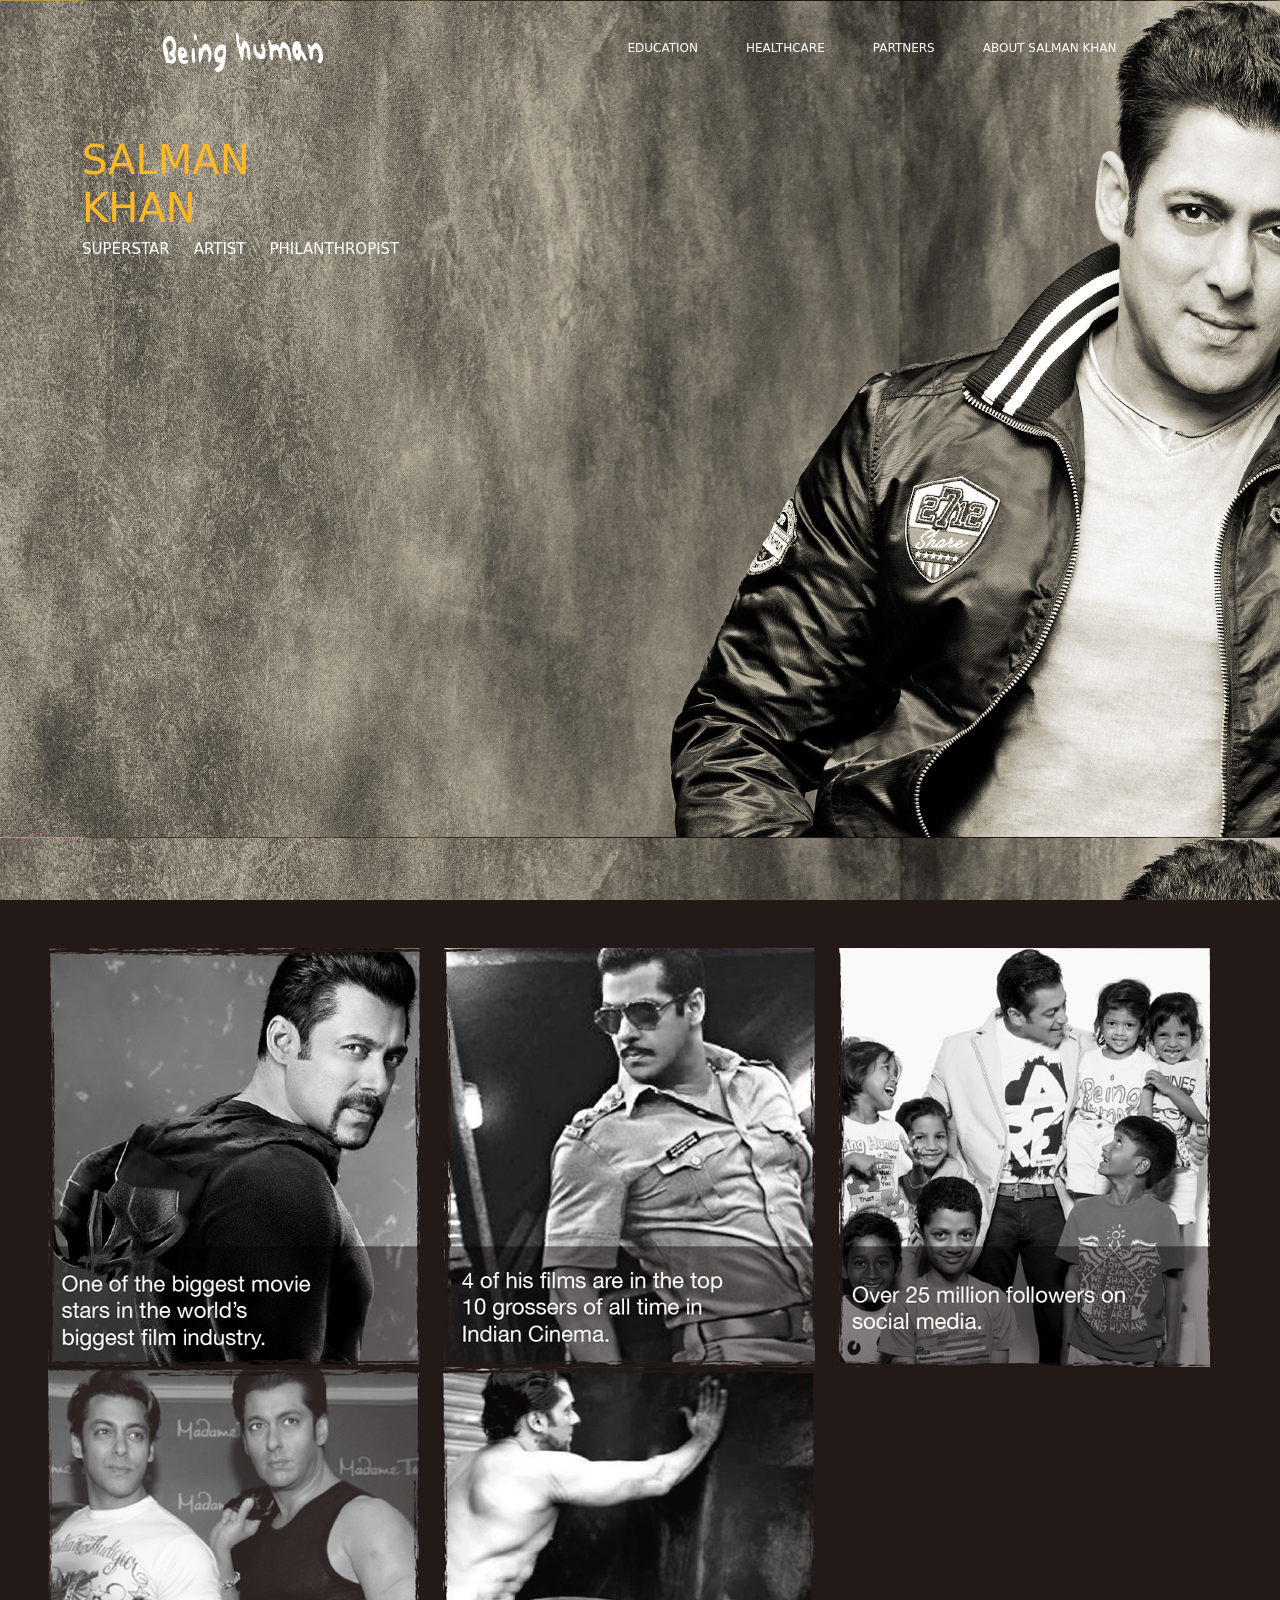
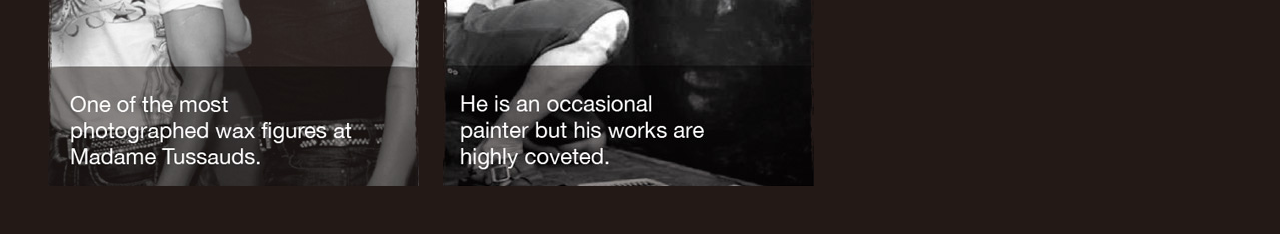
<file: salman.html>
<!DOCTYPE html>
<html lang="en">

<head>
    <meta charset="UTF-8">
    <meta name="viewport" content="width=device-width, initial-scale=1.0">
    <title>BEING HUMAN FOUNDATION</title>
    <!-- bt css --> 
    <link rel="stylesheet" href="https://cdn.jsdelivr.net/npm/bootstrap@5.3.7/dist/css/bootstrap.min.css" />
    <!-- bt js -->
    <link rel="stylesheet" href="https://cdn.jsdelivr.net/npm/bootstrap@5.3.7/dist/js/bootstrap.bundle.min.js" />
    <!-- bt script -->
    <script src="https://cdn.jsdelivr.net/npm/@popperjs/core@2.11.8/dist/umd/popper.min.js"
        integrity="sha384-I7E8VVD/ismYTF4hNIPjVp/Zjvgyol6VFvRkX/vR+Vc4jQkC+hVqc2pM8ODewa9r"
        crossorigin="anonymous"></script>
    <script src="https://cdn.jsdelivr.net/npm/bootstrap@5.3.7/dist/js/bootstrap.min.js"
        integrity="sha384-7qAoOXltbVP82dhxHAUje59V5r2YsVfBafyUDxEdApLPmcdhBPg1DKg1ERo0BZlK"
        crossorigin="anonymous"></script>
    <!-- css link -->
    <link rel="stylesheet" href="style.css">
</head>

<body>
    <section class="py-3 container-fluid min-vh-100 " style="background: url(./images/salman/about_bg.jpg);">

        <nav class="d-flex py-3 align-items-center justify-content-around">
            <div class="nav-logo">
                <a href="index.html"><img src="./images/nav,header/ptlogo.png" alt=""></a>
            </div>
            <div class="nav-links d-flex align-items-center justify-content-center gap-5">
                <a href="education.html" class="text-decoration-none text-white">
                    <h4 style="font-size: 12px;" class="fw-light">EDUCATION</h4>
                </a>
                <a href="health.html" class="text-decoration-none text-white">
                    <h4 style="font-size: 12px;" class="fw-light">HEALTHCARE</h4>
                </a>
                <a href="partner.html" class="text-decoration-none text-white">
                    <h4 style="font-size: 12px;" class="fw-light">PARTNERS</h4>
                </a>
                <a href="" class="text-decoration-none text-white">
                    <h4 style="font-size: 12px;" class="fw-light">ABOUT SALMAN KHAN</h4>
                </a>
            </div>
        </nav>
        <div class="center d-flex container mt-5">
            <div class="row d-flex flex-column">
                <h1 style="color: #FEBA26;">SALMAN <br> KHAN</h1>
                <div class="col d-flex gap-4">
                    <h4 style="font-size: 15px; color: white;">SUPERSTAR</h4>
                    <h4 style="font-size: 15px; color: white;">ARTIST</h4>
                    <h4 style="font-size: 15px; color: white;">PHILANTHROPIST</h4>
                </div>
            </div>
        </div>
    </section>
    <section class="p-5 container-fluid" style=" background-color: #231916;">
        <div class="row ">
            <div class="col-12 d-flex">
                <div class="row  ">
                    <div class="col d-flex align-items-center gap-4">
                        <img src="./images/salman/img_1.jpg" alt="" class="img-fluid w-100">
                        <img src="./images/salman/img_2.jpg" alt="" class="img-fluid w-100">
                        <img src="./images/salman/img_3.jpg" alt="" class="img-fluid w-100">
                    </div>
                </div>
            </div>
            <div class="col-12 d-flex">
                <div class="row  text-center">
                    <div class="col d-flex align-items-center gap-4">
                        <img src="./images/salman/img_4.jpg" alt="" class="img-fluid w-100">
                        <img src="./images/salman/img_5.jpg" alt="" class="img-fluid w-100">
                    </div>
                </div>
            </div>
        </div>
    </section>

</body>

</html>
</file>
<file: style.css>
*{
    margin: 0;
    padding: 0;
    box-sizing: border-box;
}

html,body{ 
    height: 100%;
    width: 100%;
}
/* 
.index-from::placeholder{
    color: white !important;
} */

.nav-links h4:hover{
    /* display: none; */
    color: #FEBA26;
}

.partner-center h4:hover{
    color: #FEBA26;
}

.img{
    height: 100vh;
    width: 100% ;
    background: url(./images/education/health_bg.jpg);
}

.scroll-box {
    max-height: 500px;
    overflow-y: auto;
    padding-right: 15px; /* Optional: avoids hidden content */
}

.img-home{
    height: 100vh;
    width: 100%;
    background: url(./images/education/healt1h_bg.jpg);
}

span{
    color: #FEBA26 !important;
}

    .product-card {
            transition: transform 0.2s;
            border: none;
            box-shadow: 0 2px 8px rgba(0,0,0,0.1);
        }
        .product-card:hover {
            transform: translateY(-5px);
            box-shadow: 0 4px 12px rgba(0,0,0,0.15);
        }
        .product-image {
            height: 250px;
            object-fit: cover;
        }
        .wishlist-btn {
            position: absolute;
            top: 10px;
            right: 10px;
            background: white;
            border: none;
            border-radius: 50%;
            width: 40px;
            height: 40px;
            box-shadow: 0 2px 8px rgba(0,0,0,0.1);
        }
        .filter-section {
            background-color: #f8f9fa;
            min-height: 100vh;
        }
        .category-item {
            cursor: pointer;
            padding: 10px;
            border-radius: 8px;
            transition: background-color 0.2s;
        }
        .category-item:hover {
            background-color: #e9ecef;
        }
        .category-image {
            width: 60px;
            height: 60px;
            object-fit: cover;
            border-radius: 8px;
        }
</file>
